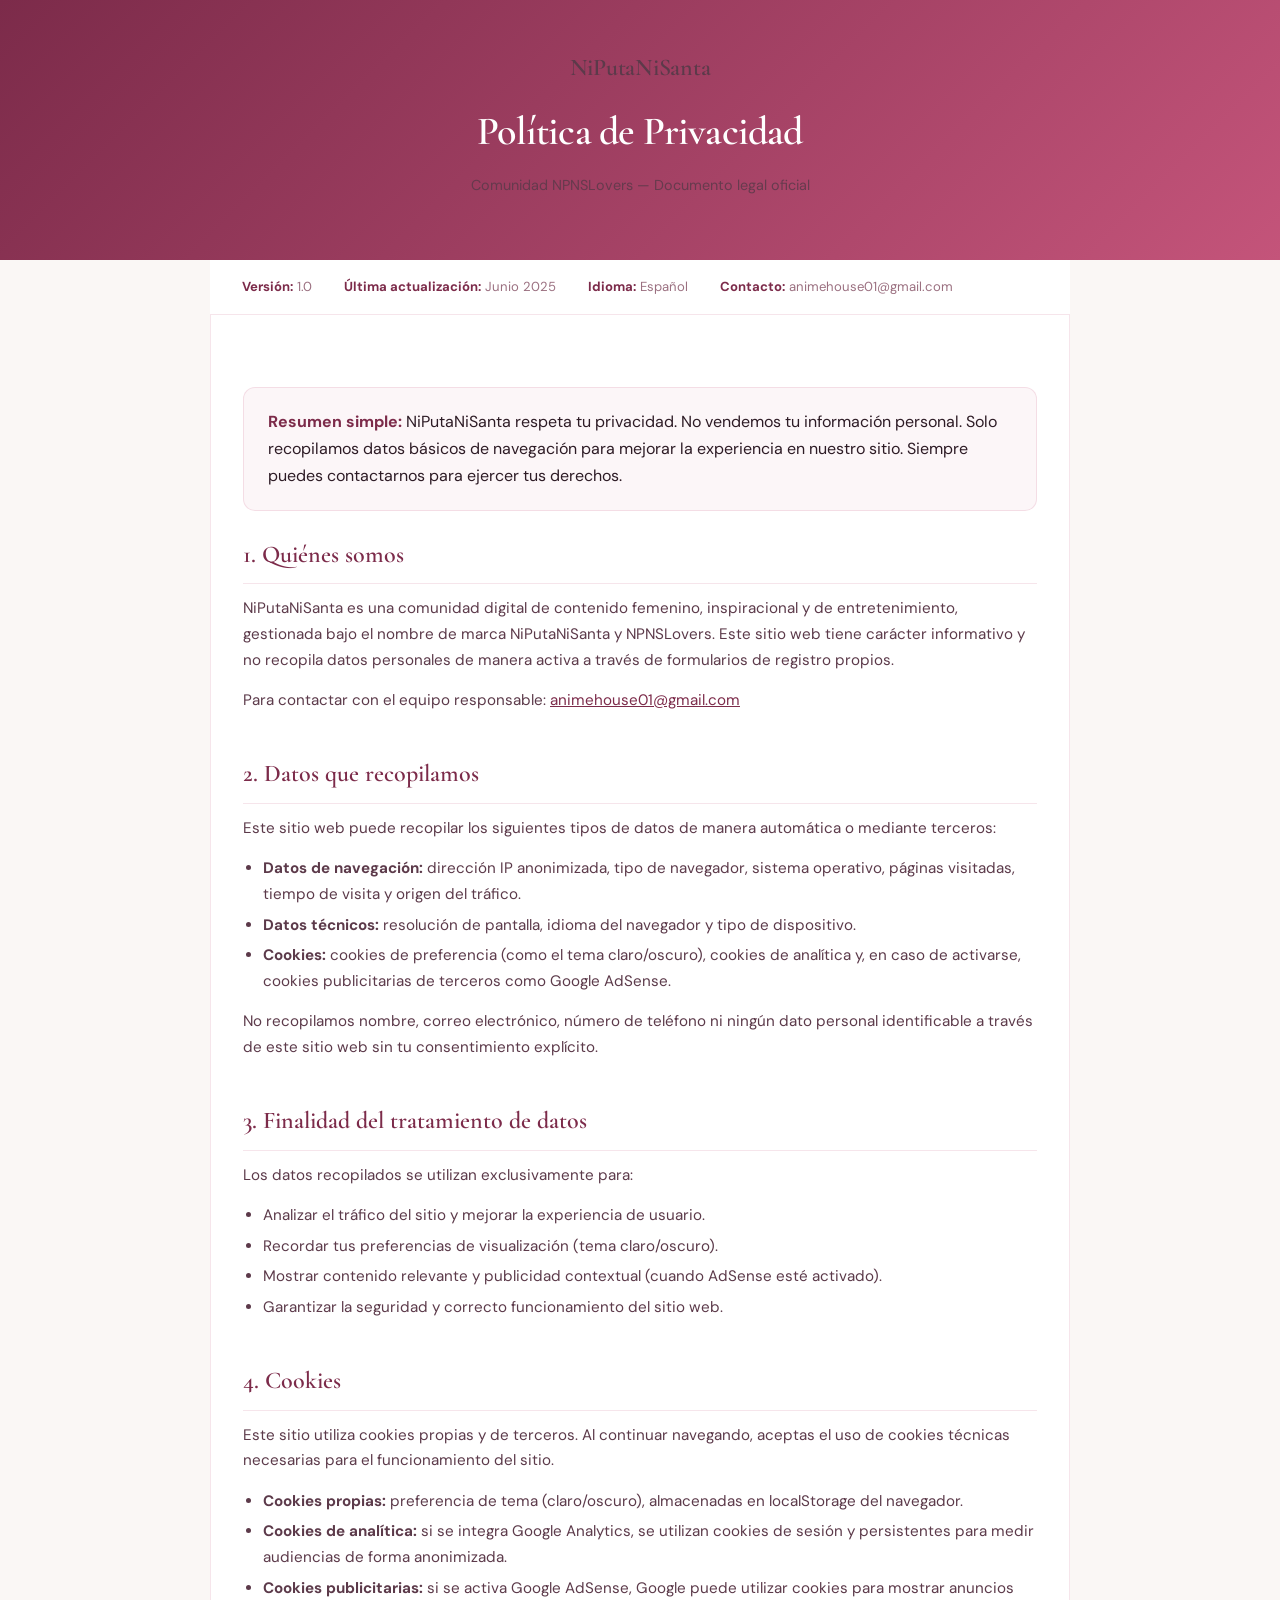
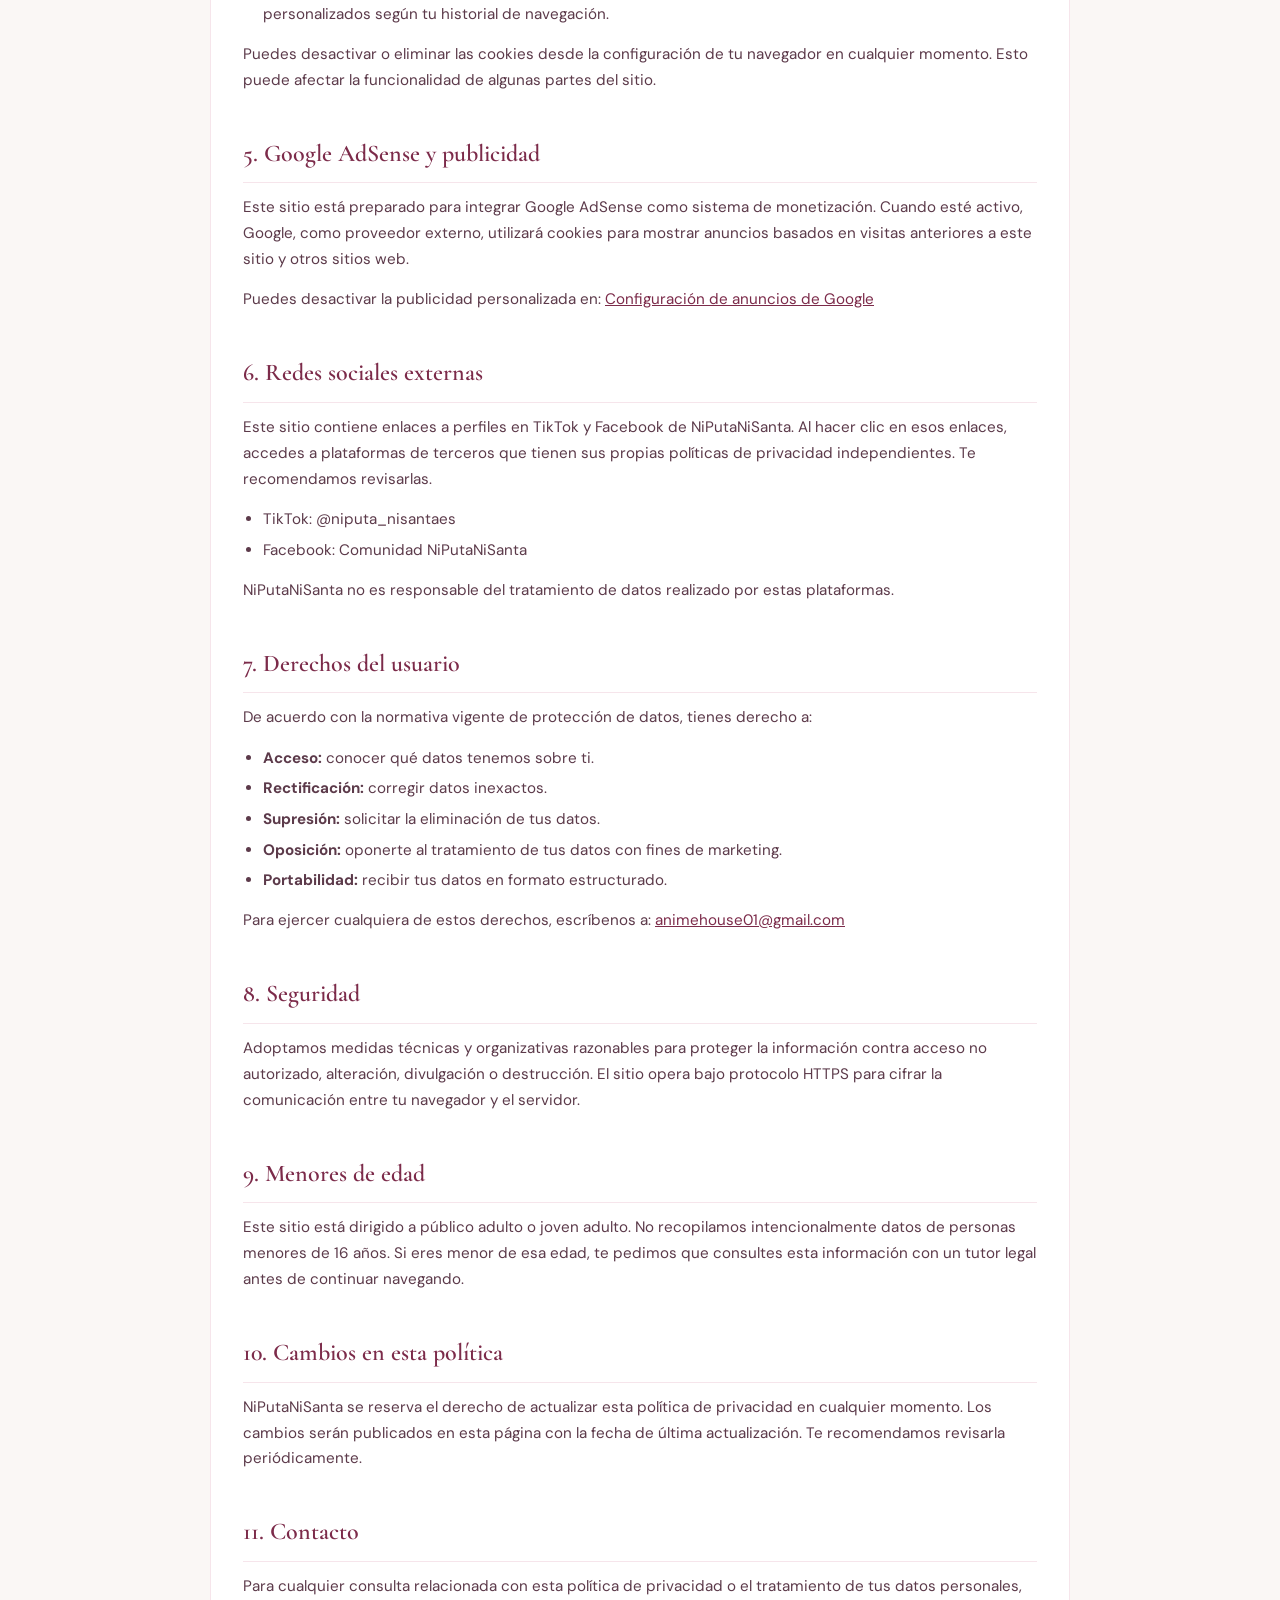
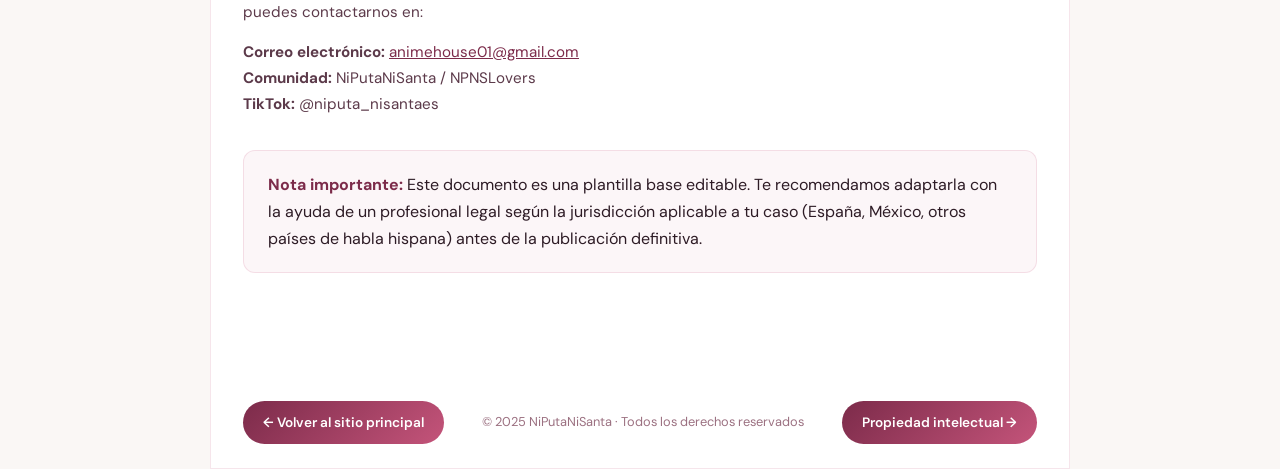
<file: legal/privacidad.html>
<!DOCTYPE html>
<html lang="es" data-theme="light">
<head>
  <meta charset="UTF-8">
  <meta name="viewport" content="width=device-width, initial-scale=1.0">
  <title>Política de Privacidad — NiPutaNiSanta</title>
  <meta name="description" content="Política de privacidad de NiPutaNiSanta y la comunidad NPNSLovers. Cómo recopilamos, usamos y protegemos tu información.">
  <meta name="robots" content="noindex, follow">
  <link rel="preconnect" href="https://fonts.googleapis.com">
  <link rel="preconnect" href="https://fonts.gstatic.com" crossorigin>
  <link href="https://fonts.googleapis.com/css2?family=Cormorant+Garamond:ital,wght@0,400;0,500;0,600;1,400&family=DM+Sans:opsz,wght@9..40,300;9..40,400;9..40,500@display=swap" rel="stylesheet">
  <style>
    :root {
      --wine: #7C2B4A; --rose: #C4547A; --blush: #E8A4B8;
      --cream: #FAF7F5; --text: #2D1B25; --text-light: #5C3A4A; --muted: #9B7080;
      --border: rgba(196,84,122,0.15); --card: #FFFFFF;
    }
    * { box-sizing: border-box; margin: 0; padding: 0; }
    html { scroll-behavior: smooth; }
    body {
      font-family: 'DM Sans', sans-serif;
      background: var(--cream); color: var(--text);
      line-height: 1.7; min-height: 100vh;
      -webkit-font-smoothing: antialiased;
    }
    .doc-header {
      background: linear-gradient(135deg, var(--wine) 0%, var(--rose) 100%);
      color: white; padding: 3rem 2rem; text-align: center;
    }
    .doc-logo {
      font-family: 'Cormorant Garamond', serif;
      font-size: 1.5rem; font-weight: 600; margin-bottom: 0.5rem;
      letter-spacing: -0.01em;
    }
    .doc-title {
      font-family: 'Cormorant Garamond', serif;
      font-size: 2.5rem; font-weight: 600; letter-spacing: -0.02em;
      margin-bottom: 0.5rem;
    }
    .doc-subtitle { font-size: 0.9rem; opacity: 0.85; }
    .doc-meta {
      background: white; border-bottom: 1px solid var(--border);
      padding: 1rem 2rem; display: flex; gap: 2rem; flex-wrap: wrap;
      max-width: 860px; margin: 0 auto;
    }
    .doc-meta span { font-size: 0.82rem; color: var(--muted); }
    .doc-meta strong { color: var(--wine); }
    .doc-body {
      max-width: 860px; margin: 0 auto;
      padding: 3rem 2rem 5rem; background: white;
      border-left: 1px solid var(--border); border-right: 1px solid var(--border);
    }
    h2 {
      font-family: 'Cormorant Garamond', serif;
      font-size: 1.5rem; font-weight: 600; color: var(--wine);
      margin: 2.5rem 0 0.75rem; padding-bottom: 0.5rem;
      border-bottom: 1px solid var(--border);
    }
    h2:first-of-type { margin-top: 0; }
    p { color: var(--text-light); margin-bottom: 0.9rem; font-size: 0.95rem; }
    ul { padding-left: 1.25rem; margin-bottom: 0.9rem; }
    li { color: var(--text-light); font-size: 0.95rem; margin-bottom: 0.3rem; }
    a { color: var(--wine); }
    .highlight-box {
      background: rgba(196,84,122,0.05); border: 1px solid var(--border);
      border-radius: 12px; padding: 1.25rem 1.5rem; margin: 1.5rem 0;
    }
    .highlight-box strong { color: var(--wine); }
    .doc-footer {
      max-width: 860px; margin: 0 auto;
      padding: 1.5rem 2rem; background: white;
      border: 1px solid var(--border); border-top: none;
      display: flex; justify-content: space-between; align-items: center;
      flex-wrap: wrap; gap: 1rem;
    }
    .doc-footer a {
      background: linear-gradient(135deg, var(--wine), var(--rose));
      color: white; padding: 0.6rem 1.25rem; border-radius: 100px;
      font-size: 0.85rem; font-weight: 600; text-decoration: none;
    }
    .back-link { font-size: 0.85rem; color: var(--muted); text-decoration: none; }
    .back-link:hover { color: var(--wine); }
    @media print {
      .doc-footer { display: none; }
      body { background: white; }
    }
    @media (max-width: 600px) {
      .doc-title { font-size: 1.8rem; }
      .doc-body { padding: 2rem 1.25rem 4rem; }
    }
  </style>
</head>
<body>

  <header class="doc-header">
    <p class="doc-logo">NiPutaNiSanta</p>
    <h1 class="doc-title">Política de Privacidad</h1>
    <p class="doc-subtitle">Comunidad NPNSLovers — Documento legal oficial</p>
  </header>

  <div class="doc-meta">
    <span><strong>Versión:</strong> 1.0</span>
    <span><strong>Última actualización:</strong> Junio 2025</span>
    <span><strong>Idioma:</strong> Español</span>
    <span><strong>Contacto:</strong> animehouse01@gmail.com</span>
  </div>

  <main class="doc-body">

    <div class="highlight-box">
      <strong>Resumen simple:</strong> NiPutaNiSanta respeta tu privacidad. No vendemos tu información personal. Solo recopilamos datos básicos de navegación para mejorar la experiencia en nuestro sitio. Siempre puedes contactarnos para ejercer tus derechos.
    </div>

    <h2>1. Quiénes somos</h2>
    <p>
      NiPutaNiSanta es una comunidad digital de contenido femenino, inspiracional y de entretenimiento, gestionada bajo el nombre de marca NiPutaNiSanta y NPNSLovers. Este sitio web tiene carácter informativo y no recopila datos personales de manera activa a través de formularios de registro propios.
    </p>
    <p>
      Para contactar con el equipo responsable: <a href="mailto:animehouse01@gmail.com">animehouse01@gmail.com</a>
    </p>

    <h2>2. Datos que recopilamos</h2>
    <p>
      Este sitio web puede recopilar los siguientes tipos de datos de manera automática o mediante terceros:
    </p>
    <ul>
      <li><strong>Datos de navegación:</strong> dirección IP anonimizada, tipo de navegador, sistema operativo, páginas visitadas, tiempo de visita y origen del tráfico.</li>
      <li><strong>Datos técnicos:</strong> resolución de pantalla, idioma del navegador y tipo de dispositivo.</li>
      <li><strong>Cookies:</strong> cookies de preferencia (como el tema claro/oscuro), cookies de analítica y, en caso de activarse, cookies publicitarias de terceros como Google AdSense.</li>
    </ul>
    <p>
      No recopilamos nombre, correo electrónico, número de teléfono ni ningún dato personal identificable a través de este sitio web sin tu consentimiento explícito.
    </p>

    <h2>3. Finalidad del tratamiento de datos</h2>
    <p>Los datos recopilados se utilizan exclusivamente para:</p>
    <ul>
      <li>Analizar el tráfico del sitio y mejorar la experiencia de usuario.</li>
      <li>Recordar tus preferencias de visualización (tema claro/oscuro).</li>
      <li>Mostrar contenido relevante y publicidad contextual (cuando AdSense esté activado).</li>
      <li>Garantizar la seguridad y correcto funcionamiento del sitio web.</li>
    </ul>

    <h2>4. Cookies</h2>
    <p>
      Este sitio utiliza cookies propias y de terceros. Al continuar navegando, aceptas el uso de cookies técnicas necesarias para el funcionamiento del sitio.
    </p>
    <ul>
      <li><strong>Cookies propias:</strong> preferencia de tema (claro/oscuro), almacenadas en localStorage del navegador.</li>
      <li><strong>Cookies de analítica:</strong> si se integra Google Analytics, se utilizan cookies de sesión y persistentes para medir audiencias de forma anonimizada.</li>
      <li><strong>Cookies publicitarias:</strong> si se activa Google AdSense, Google puede utilizar cookies para mostrar anuncios personalizados según tu historial de navegación.</li>
    </ul>
    <p>
      Puedes desactivar o eliminar las cookies desde la configuración de tu navegador en cualquier momento. Esto puede afectar la funcionalidad de algunas partes del sitio.
    </p>

    <h2>5. Google AdSense y publicidad</h2>
    <p>
      Este sitio está preparado para integrar Google AdSense como sistema de monetización. Cuando esté activo, Google, como proveedor externo, utilizará cookies para mostrar anuncios basados en visitas anteriores a este sitio y otros sitios web.
    </p>
    <p>
      Puedes desactivar la publicidad personalizada en: <a href="https://www.google.com/settings/ads" target="_blank" rel="noopener noreferrer">Configuración de anuncios de Google</a>
    </p>

    <h2>6. Redes sociales externas</h2>
    <p>
      Este sitio contiene enlaces a perfiles en TikTok y Facebook de NiPutaNiSanta. Al hacer clic en esos enlaces, accedes a plataformas de terceros que tienen sus propias políticas de privacidad independientes. Te recomendamos revisarlas.
    </p>
    <ul>
      <li>TikTok: @niputa_nisantaes</li>
      <li>Facebook: Comunidad NiPutaNiSanta</li>
    </ul>
    <p>
      NiPutaNiSanta no es responsable del tratamiento de datos realizado por estas plataformas.
    </p>

    <h2>7. Derechos del usuario</h2>
    <p>De acuerdo con la normativa vigente de protección de datos, tienes derecho a:</p>
    <ul>
      <li><strong>Acceso:</strong> conocer qué datos tenemos sobre ti.</li>
      <li><strong>Rectificación:</strong> corregir datos inexactos.</li>
      <li><strong>Supresión:</strong> solicitar la eliminación de tus datos.</li>
      <li><strong>Oposición:</strong> oponerte al tratamiento de tus datos con fines de marketing.</li>
      <li><strong>Portabilidad:</strong> recibir tus datos en formato estructurado.</li>
    </ul>
    <p>
      Para ejercer cualquiera de estos derechos, escríbenos a: <a href="mailto:animehouse01@gmail.com">animehouse01@gmail.com</a>
    </p>

    <h2>8. Seguridad</h2>
    <p>
      Adoptamos medidas técnicas y organizativas razonables para proteger la información contra acceso no autorizado, alteración, divulgación o destrucción. El sitio opera bajo protocolo HTTPS para cifrar la comunicación entre tu navegador y el servidor.
    </p>

    <h2>9. Menores de edad</h2>
    <p>
      Este sitio está dirigido a público adulto o joven adulto. No recopilamos intencionalmente datos de personas menores de 16 años. Si eres menor de esa edad, te pedimos que consultes esta información con un tutor legal antes de continuar navegando.
    </p>

    <h2>10. Cambios en esta política</h2>
    <p>
      NiPutaNiSanta se reserva el derecho de actualizar esta política de privacidad en cualquier momento. Los cambios serán publicados en esta página con la fecha de última actualización. Te recomendamos revisarla periódicamente.
    </p>

    <h2>11. Contacto</h2>
    <p>
      Para cualquier consulta relacionada con esta política de privacidad o el tratamiento de tus datos personales, puedes contactarnos en:
    </p>
    <p>
      <strong>Correo electrónico:</strong> <a href="mailto:animehouse01@gmail.com">animehouse01@gmail.com</a><br>
      <strong>Comunidad:</strong> NiPutaNiSanta / NPNSLovers<br>
      <strong>TikTok:</strong> @niputa_nisantaes
    </p>

    <div class="highlight-box" style="margin-top:2rem">
      <strong>Nota importante:</strong> Este documento es una plantilla base editable. Te recomendamos adaptarla con la ayuda de un profesional legal según la jurisdicción aplicable a tu caso (España, México, otros países de habla hispana) antes de la publicación definitiva.
    </div>

  </main>

  <div class="doc-footer">
    <a href="/" class="back-link">&larr; Volver al sitio principal</a>
    <span style="font-size:0.8rem;color:var(--muted)">&copy; 2025 NiPutaNiSanta · Todos los derechos reservados</span>
    <a href="/legal/propiedad-intelectual.html">Propiedad intelectual &rarr;</a>
  </div>

</body>
</html>
</file>
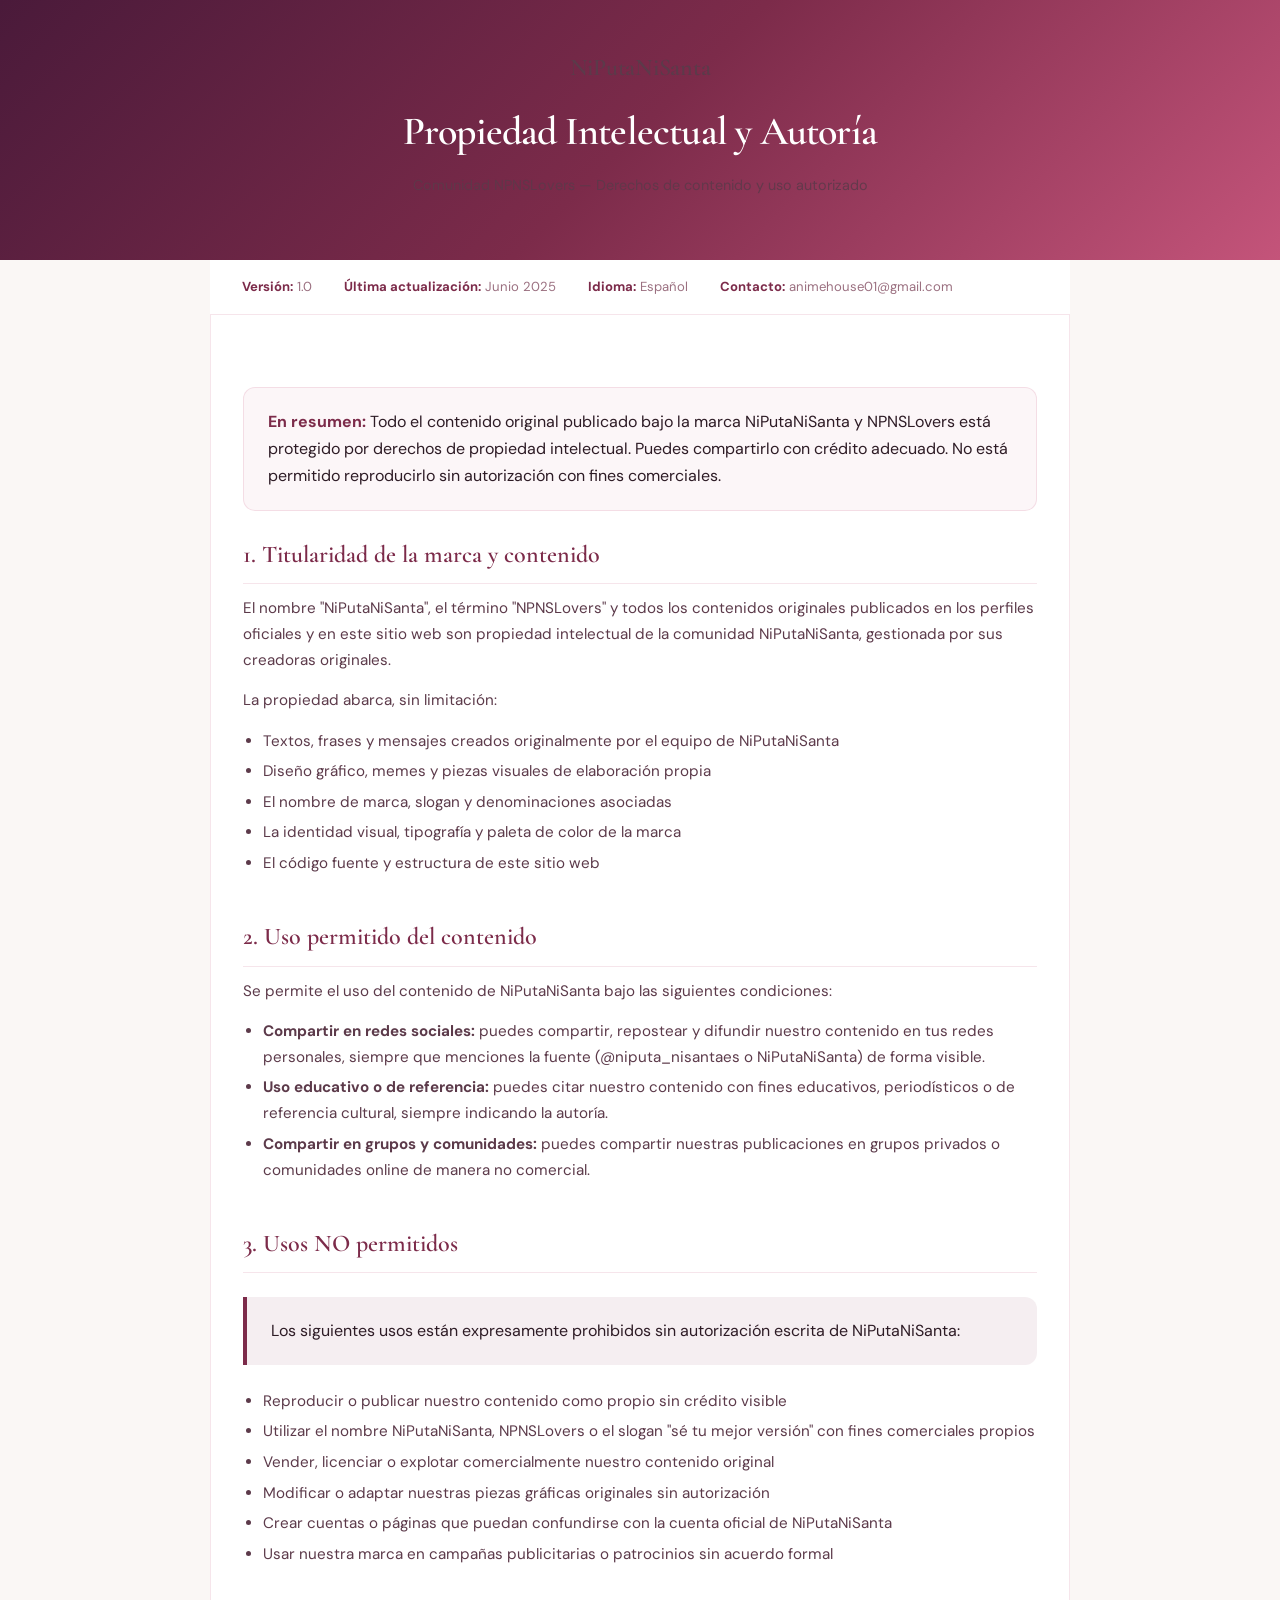
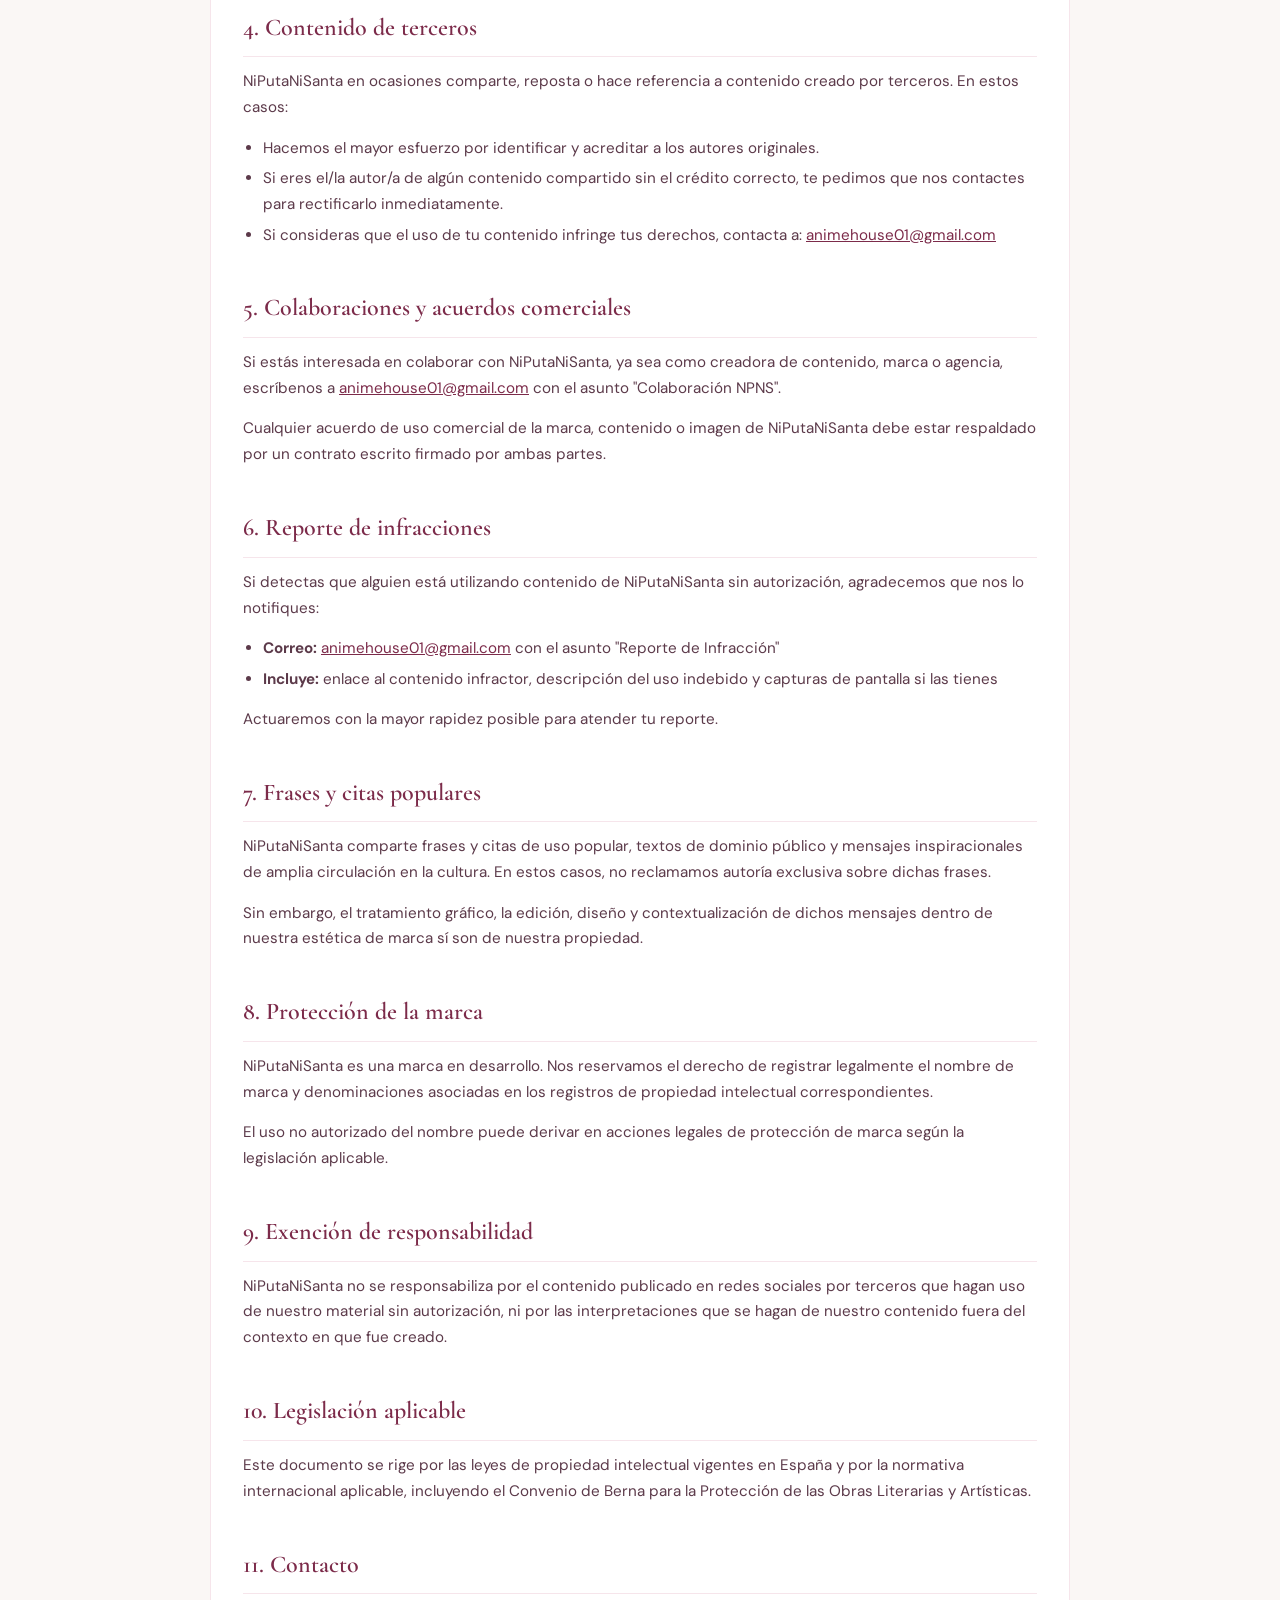
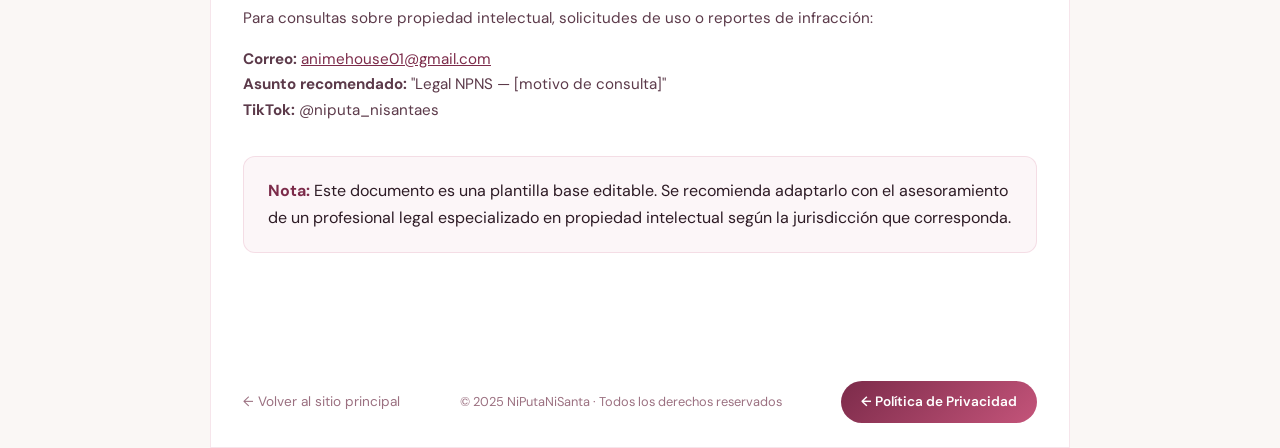
<file: legal/propiedad-intelectual.html>
<!DOCTYPE html>
<html lang="es" data-theme="light">
<head>
  <meta charset="UTF-8">
  <meta name="viewport" content="width=device-width, initial-scale=1.0">
  <title>Propiedad Intelectual y Autoría — NiPutaNiSanta</title>
  <meta name="description" content="Política de propiedad intelectual y derechos de autoría de NiPutaNiSanta y la comunidad NPNSLovers.">
  <meta name="robots" content="noindex, follow">
  <link rel="preconnect" href="https://fonts.googleapis.com">
  <link rel="preconnect" href="https://fonts.gstatic.com" crossorigin>
  <link href="https://fonts.googleapis.com/css2?family=Cormorant+Garamond:ital,wght@0,400;0,500;0,600;1,400&family=DM+Sans:opsz,wght@9..40,300;9..40,400;9..40,500@display=swap" rel="stylesheet">
  <style>
    :root {
      --wine: #7C2B4A; --rose: #C4547A; --blush: #E8A4B8;
      --cream: #FAF7F5; --text: #2D1B25; --text-light: #5C3A4A; --muted: #9B7080;
      --border: rgba(196,84,122,0.15); --card: #FFFFFF;
    }
    * { box-sizing: border-box; margin: 0; padding: 0; }
    html { scroll-behavior: smooth; }
    body {
      font-family: 'DM Sans', sans-serif;
      background: var(--cream); color: var(--text);
      line-height: 1.7; min-height: 100vh;
      -webkit-font-smoothing: antialiased;
    }
    .doc-header {
      background: linear-gradient(135deg, #4A1A3A 0%, var(--wine) 50%, var(--rose) 100%);
      color: white; padding: 3rem 2rem; text-align: center;
    }
    .doc-logo {
      font-family: 'Cormorant Garamond', serif;
      font-size: 1.5rem; font-weight: 600; margin-bottom: 0.5rem;
      letter-spacing: -0.01em;
    }
    .doc-title {
      font-family: 'Cormorant Garamond', serif;
      font-size: 2.5rem; font-weight: 600; letter-spacing: -0.02em;
      margin-bottom: 0.5rem;
    }
    .doc-subtitle { font-size: 0.9rem; opacity: 0.85; }
    .doc-meta {
      background: white; border-bottom: 1px solid var(--border);
      padding: 1rem 2rem; display: flex; gap: 2rem; flex-wrap: wrap;
      max-width: 860px; margin: 0 auto;
    }
    .doc-meta span { font-size: 0.82rem; color: var(--muted); }
    .doc-meta strong { color: var(--wine); }
    .doc-body {
      max-width: 860px; margin: 0 auto;
      padding: 3rem 2rem 5rem; background: white;
      border-left: 1px solid var(--border); border-right: 1px solid var(--border);
    }
    h2 {
      font-family: 'Cormorant Garamond', serif;
      font-size: 1.5rem; font-weight: 600; color: var(--wine);
      margin: 2.5rem 0 0.75rem; padding-bottom: 0.5rem;
      border-bottom: 1px solid var(--border);
    }
    h2:first-of-type { margin-top: 0; }
    p { color: var(--text-light); margin-bottom: 0.9rem; font-size: 0.95rem; }
    ul { padding-left: 1.25rem; margin-bottom: 0.9rem; }
    li { color: var(--text-light); font-size: 0.95rem; margin-bottom: 0.3rem; }
    a { color: var(--wine); }
    .highlight-box {
      background: rgba(196,84,122,0.05); border: 1px solid var(--border);
      border-radius: 12px; padding: 1.25rem 1.5rem; margin: 1.5rem 0;
    }
    .highlight-box strong { color: var(--wine); }
    .warning-box {
      background: rgba(124,43,74,0.08); border-left: 4px solid var(--wine);
      border-radius: 0 12px 12px 0; padding: 1.25rem 1.5rem; margin: 1.5rem 0;
    }
    .doc-footer {
      max-width: 860px; margin: 0 auto;
      padding: 1.5rem 2rem; background: white;
      border: 1px solid var(--border); border-top: none;
      display: flex; justify-content: space-between; align-items: center;
      flex-wrap: wrap; gap: 1rem;
    }
    .doc-footer a:not(.back-link) {
      background: linear-gradient(135deg, var(--wine), var(--rose));
      color: white; padding: 0.6rem 1.25rem; border-radius: 100px;
      font-size: 0.85rem; font-weight: 600; text-decoration: none;
    }
    .back-link { font-size: 0.85rem; color: var(--muted); text-decoration: none; }
    .back-link:hover { color: var(--wine); }
    @media print {
      .doc-footer { display: none; }
      body { background: white; }
    }
    @media (max-width: 600px) {
      .doc-title { font-size: 1.8rem; }
      .doc-body { padding: 2rem 1.25rem 4rem; }
    }
  </style>
</head>
<body>

  <header class="doc-header">
    <p class="doc-logo">NiPutaNiSanta</p>
    <h1 class="doc-title">Propiedad Intelectual y Autoría</h1>
    <p class="doc-subtitle">Comunidad NPNSLovers — Derechos de contenido y uso autorizado</p>
  </header>

  <div class="doc-meta">
    <span><strong>Versión:</strong> 1.0</span>
    <span><strong>Última actualización:</strong> Junio 2025</span>
    <span><strong>Idioma:</strong> Español</span>
    <span><strong>Contacto:</strong> animehouse01@gmail.com</span>
  </div>

  <main class="doc-body">

    <div class="highlight-box">
      <strong>En resumen:</strong> Todo el contenido original publicado bajo la marca NiPutaNiSanta y NPNSLovers está protegido por derechos de propiedad intelectual. Puedes compartirlo con crédito adecuado. No está permitido reproducirlo sin autorización con fines comerciales.
    </div>

    <h2>1. Titularidad de la marca y contenido</h2>
    <p>
      El nombre "NiPutaNiSanta", el término "NPNSLovers" y todos los contenidos originales publicados en los perfiles oficiales y en este sitio web son propiedad intelectual de la comunidad NiPutaNiSanta, gestionada por sus creadoras originales.
    </p>
    <p>
      La propiedad abarca, sin limitación:
    </p>
    <ul>
      <li>Textos, frases y mensajes creados originalmente por el equipo de NiPutaNiSanta</li>
      <li>Diseño gráfico, memes y piezas visuales de elaboración propia</li>
      <li>El nombre de marca, slogan y denominaciones asociadas</li>
      <li>La identidad visual, tipografía y paleta de color de la marca</li>
      <li>El código fuente y estructura de este sitio web</li>
    </ul>

    <h2>2. Uso permitido del contenido</h2>
    <p>
      Se permite el uso del contenido de NiPutaNiSanta bajo las siguientes condiciones:
    </p>
    <ul>
      <li><strong>Compartir en redes sociales:</strong> puedes compartir, repostear y difundir nuestro contenido en tus redes personales, siempre que menciones la fuente (@niputa_nisantaes o NiPutaNiSanta) de forma visible.</li>
      <li><strong>Uso educativo o de referencia:</strong> puedes citar nuestro contenido con fines educativos, periodísticos o de referencia cultural, siempre indicando la autoría.</li>
      <li><strong>Compartir en grupos y comunidades:</strong> puedes compartir nuestras publicaciones en grupos privados o comunidades online de manera no comercial.</li>
    </ul>

    <h2>3. Usos NO permitidos</h2>
    <div class="warning-box">
      Los siguientes usos están expresamente prohibidos sin autorización escrita de NiPutaNiSanta:
    </div>
    <ul>
      <li>Reproducir o publicar nuestro contenido como propio sin crédito visible</li>
      <li>Utilizar el nombre NiPutaNiSanta, NPNSLovers o el slogan "sé tu mejor versión" con fines comerciales propios</li>
      <li>Vender, licenciar o explotar comercialmente nuestro contenido original</li>
      <li>Modificar o adaptar nuestras piezas gráficas originales sin autorización</li>
      <li>Crear cuentas o páginas que puedan confundirse con la cuenta oficial de NiPutaNiSanta</li>
      <li>Usar nuestra marca en campañas publicitarias o patrocinios sin acuerdo formal</li>
    </ul>

    <h2>4. Contenido de terceros</h2>
    <p>
      NiPutaNiSanta en ocasiones comparte, reposta o hace referencia a contenido creado por terceros. En estos casos:
    </p>
    <ul>
      <li>Hacemos el mayor esfuerzo por identificar y acreditar a los autores originales.</li>
      <li>Si eres el/la autor/a de algún contenido compartido sin el crédito correcto, te pedimos que nos contactes para rectificarlo inmediatamente.</li>
      <li>Si consideras que el uso de tu contenido infringe tus derechos, contacta a: <a href="mailto:animehouse01@gmail.com">animehouse01@gmail.com</a></li>
    </ul>

    <h2>5. Colaboraciones y acuerdos comerciales</h2>
    <p>
      Si estás interesada en colaborar con NiPutaNiSanta, ya sea como creadora de contenido, marca o agencia, escríbenos a <a href="mailto:animehouse01@gmail.com">animehouse01@gmail.com</a> con el asunto "Colaboración NPNS".
    </p>
    <p>
      Cualquier acuerdo de uso comercial de la marca, contenido o imagen de NiPutaNiSanta debe estar respaldado por un contrato escrito firmado por ambas partes.
    </p>

    <h2>6. Reporte de infracciones</h2>
    <p>
      Si detectas que alguien está utilizando contenido de NiPutaNiSanta sin autorización, agradecemos que nos lo notifiques:
    </p>
    <ul>
      <li><strong>Correo:</strong> <a href="mailto:animehouse01@gmail.com">animehouse01@gmail.com</a> con el asunto "Reporte de Infracción"</li>
      <li><strong>Incluye:</strong> enlace al contenido infractor, descripción del uso indebido y capturas de pantalla si las tienes</li>
    </ul>
    <p>
      Actuaremos con la mayor rapidez posible para atender tu reporte.
    </p>

    <h2>7. Frases y citas populares</h2>
    <p>
      NiPutaNiSanta comparte frases y citas de uso popular, textos de dominio público y mensajes inspiracionales de amplia circulación en la cultura. En estos casos, no reclamamos autoría exclusiva sobre dichas frases.
    </p>
    <p>
      Sin embargo, el tratamiento gráfico, la edición, diseño y contextualización de dichos mensajes dentro de nuestra estética de marca sí son de nuestra propiedad.
    </p>

    <h2>8. Protección de la marca</h2>
    <p>
      NiPutaNiSanta es una marca en desarrollo. Nos reservamos el derecho de registrar legalmente el nombre de marca y denominaciones asociadas en los registros de propiedad intelectual correspondientes.
    </p>
    <p>
      El uso no autorizado del nombre puede derivar en acciones legales de protección de marca según la legislación aplicable.
    </p>

    <h2>9. Exención de responsabilidad</h2>
    <p>
      NiPutaNiSanta no se responsabiliza por el contenido publicado en redes sociales por terceros que hagan uso de nuestro material sin autorización, ni por las interpretaciones que se hagan de nuestro contenido fuera del contexto en que fue creado.
    </p>

    <h2>10. Legislación aplicable</h2>
    <p>
      Este documento se rige por las leyes de propiedad intelectual vigentes en España y por la normativa internacional aplicable, incluyendo el Convenio de Berna para la Protección de las Obras Literarias y Artísticas.
    </p>

    <h2>11. Contacto</h2>
    <p>
      Para consultas sobre propiedad intelectual, solicitudes de uso o reportes de infracción:
    </p>
    <p>
      <strong>Correo:</strong> <a href="mailto:animehouse01@gmail.com">animehouse01@gmail.com</a><br>
      <strong>Asunto recomendado:</strong> "Legal NPNS — [motivo de consulta]"<br>
      <strong>TikTok:</strong> @niputa_nisantaes
    </p>

    <div class="highlight-box" style="margin-top:2rem">
      <strong>Nota:</strong> Este documento es una plantilla base editable. Se recomienda adaptarlo con el asesoramiento de un profesional legal especializado en propiedad intelectual según la jurisdicción que corresponda.
    </div>

  </main>

  <div class="doc-footer">
    <a href="/" class="back-link">&larr; Volver al sitio principal</a>
    <span style="font-size:0.8rem;color:var(--muted)">&copy; 2025 NiPutaNiSanta · Todos los derechos reservados</span>
    <a href="/legal/privacidad.html">&larr; Política de Privacidad</a>
  </div>

</body>
</html>
</file>
